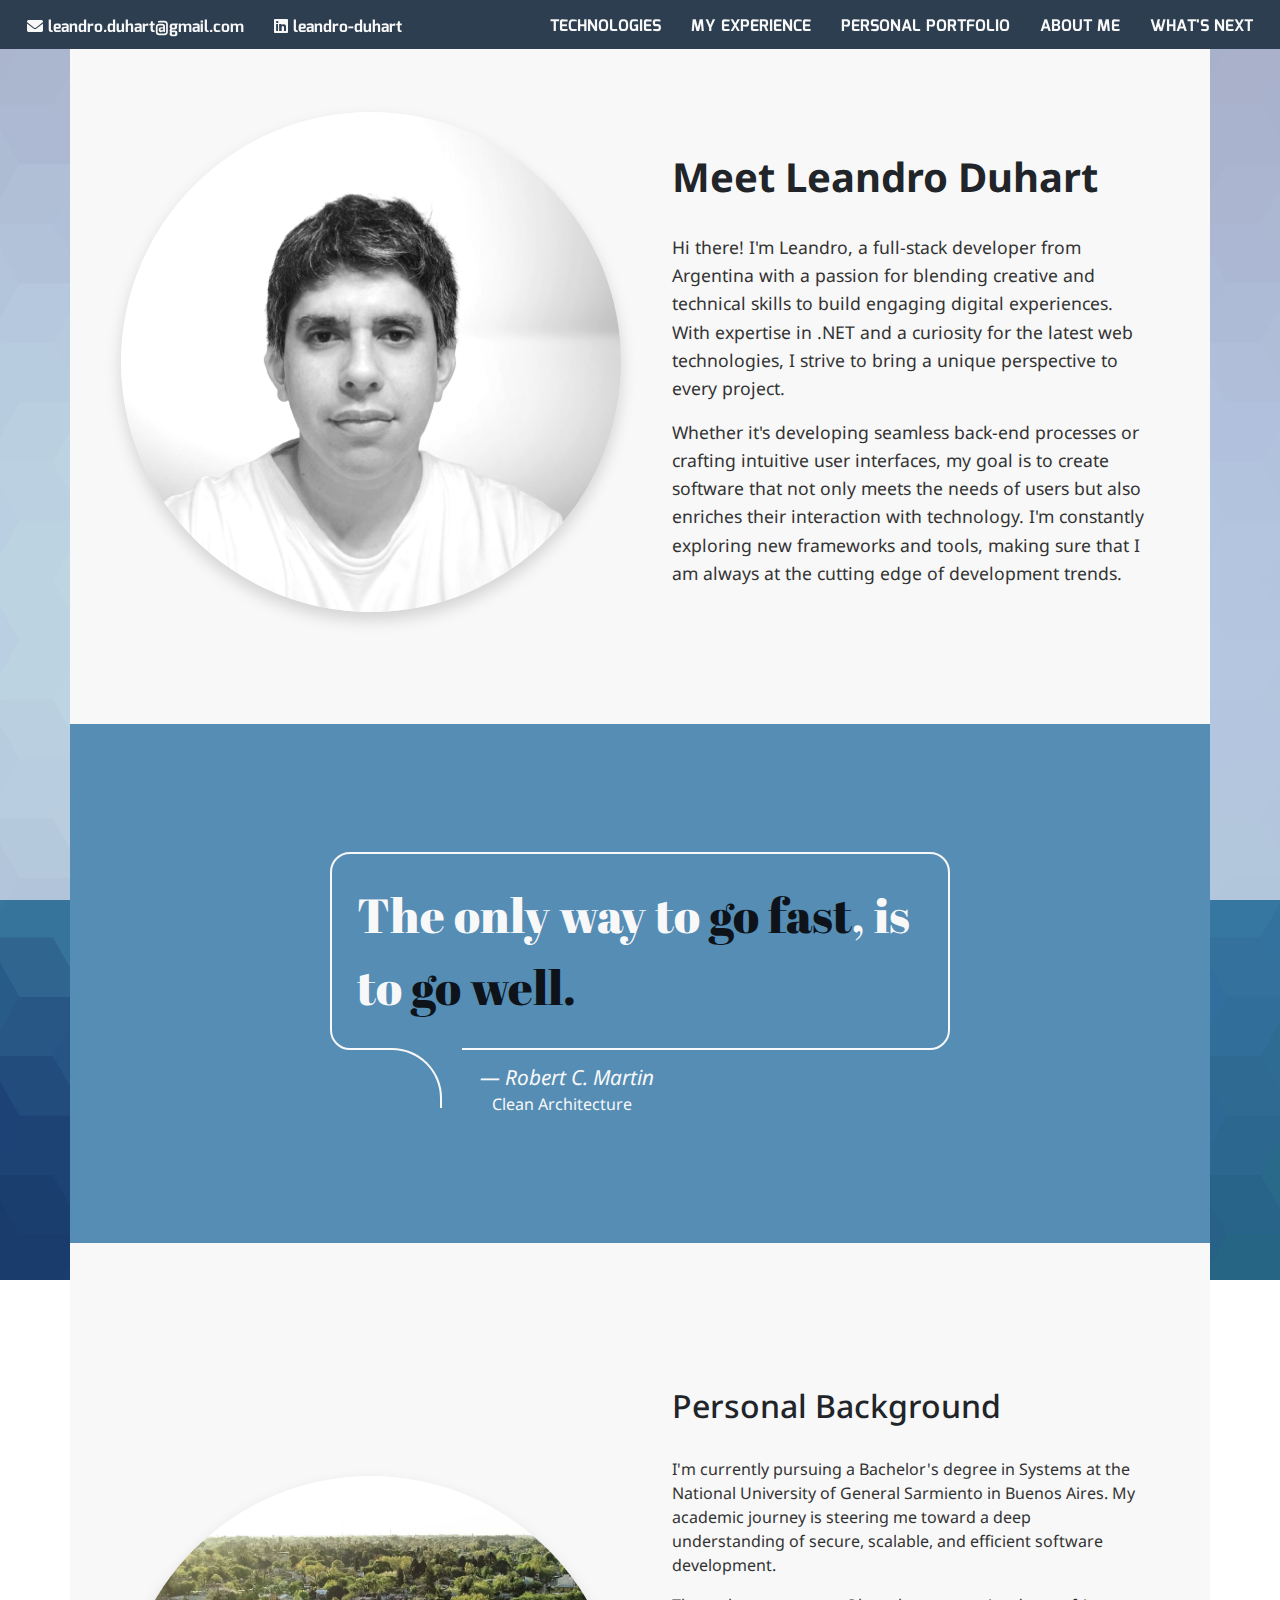
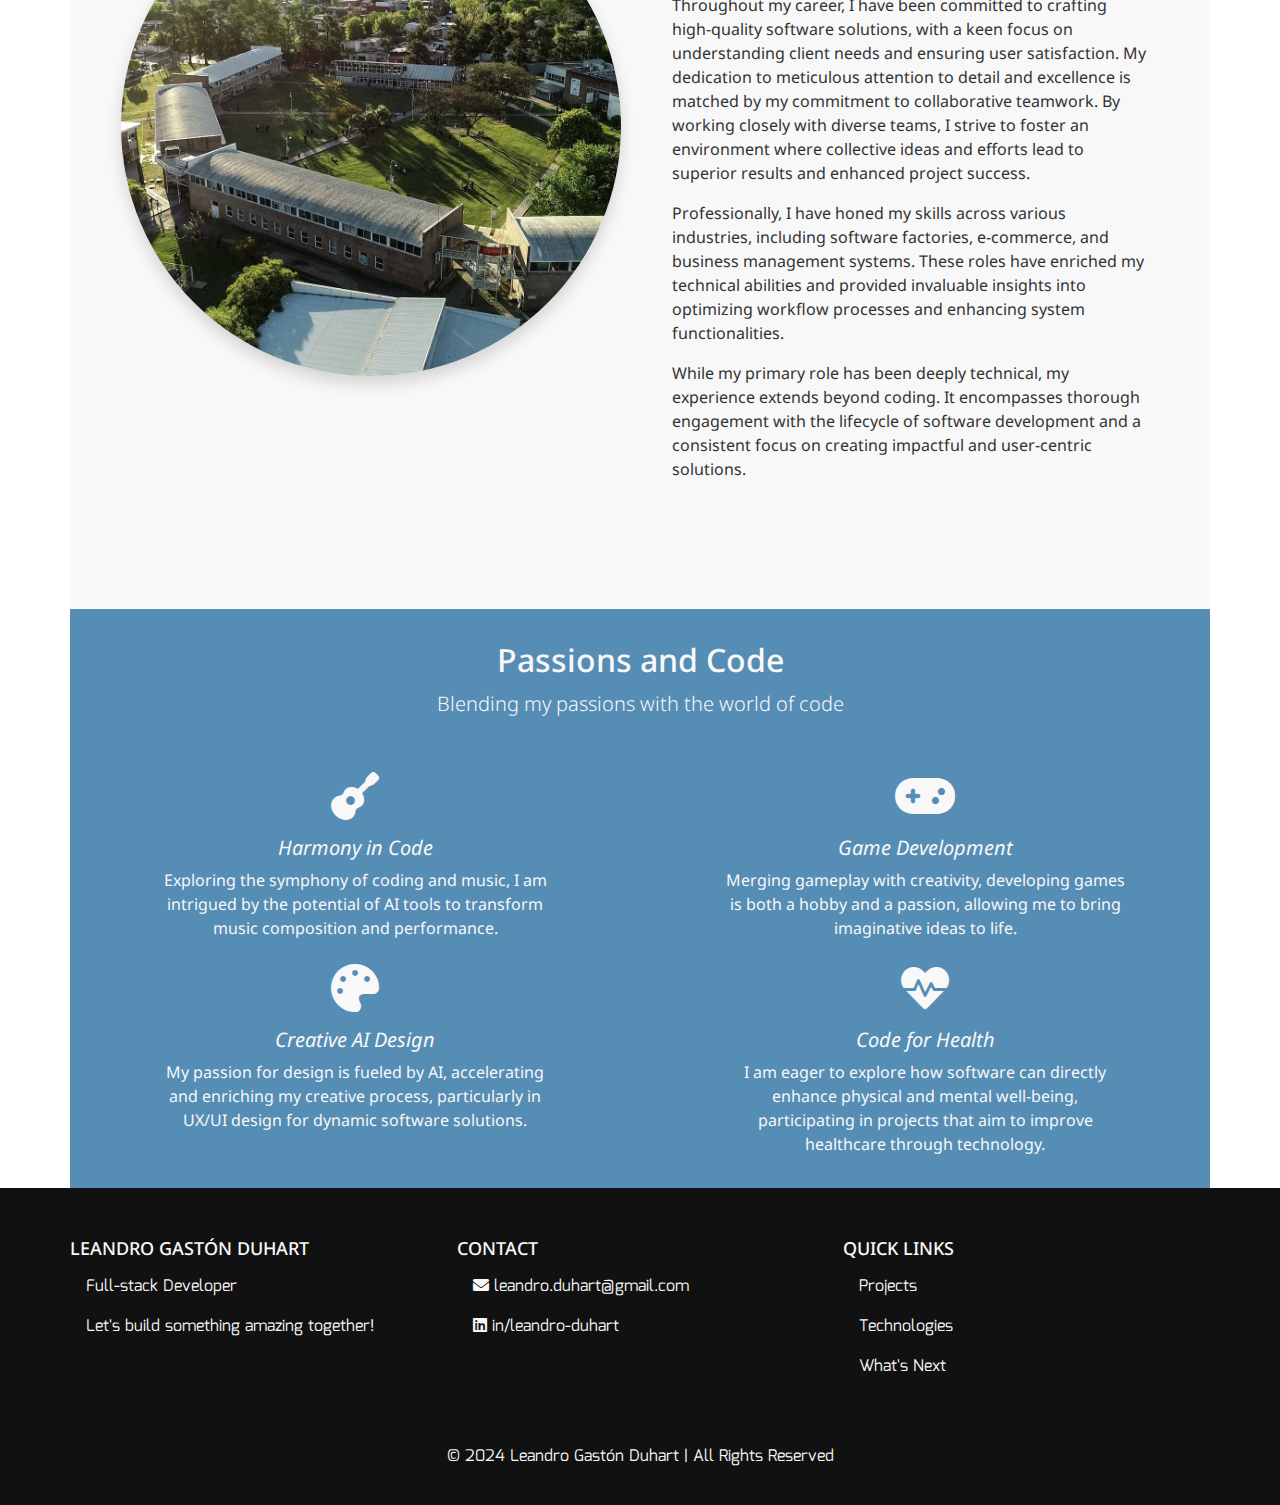
<file: about-me.html>
<!DOCTYPE html>
<html lang="en">

<head>
    <meta charset="utf-8">
    <title>About Me - Leandro Duhart</title>
    <meta name="viewport" content="width=device-width, initial-scale=1">

    <!-- Fontawesome -->
    <link rel="stylesheet" href="https://cdnjs.cloudflare.com/ajax/libs/font-awesome/6.0.0-beta3/css/all.min.css">

    <!-- Bootstrap 5.3 -->
    <link href="https://cdn.jsdelivr.net/npm/bootstrap@5.3.3/dist/css/bootstrap.min.css" rel="stylesheet"
        integrity="sha384-QWTKZyjpPEjISv5WaRU9OFeRpok6YctnYmDr5pNlyT2bRjXh0JMhjY6hW+ALEwIH" crossorigin="anonymous">

    <!-- Styles -->
    <link rel="stylesheet" type="text/css" href="content/styles/variables.css">
    <link rel="stylesheet" type="text/css" href="content/styles/global.css">
    <link rel="stylesheet" type="text/css" href="content/styles/navbar.css">
    <link rel="stylesheet" type="text/css" href="content/styles/footer.css">
    <link rel="stylesheet" type="text/css" href="content/styles/about.css">

    <!-- Fonts -->
    <link rel="preconnect" href="https://fonts.googleapis.com">
    <link rel="preconnect" href="https://fonts.gstatic.com" crossorigin>
    <!-- Mina -->
    <link
        href="https://fonts.googleapis.com/css2?family=Mina:wght@400;700&family=Ubuntu:ital,wght@0,300;0,400;0,500;0,700;1,300;1,400;1,500;1,700&display=swap"
        rel="stylesheet">
    <!-- Noto Sans -->
    <link
        href="https://fonts.googleapis.com/css2?family=Noto+Sans:ital,wdth,wght@0,62.5..100,100..900;1,62.5..100,100..900&display=swap"
        rel="stylesheet">
    <!-- AbrilFatface-->
    <link href="https://fonts.googleapis.com/css2?family=Abril+Fatface&display=swap" rel="stylesheet">
</head>

<body>
    <nav id="navbar" class="navbar navbar-expand-xl fixed-top">
        <div class="container-fluid">
            <!-- Personal brand (mobile only) -->
            <a class="navbar-brand d-xl-none" href="#">&gt; dev/lduhart</a>
            <!-- left links - Only desk -->
            <div class="navbar-left d-none d-xl-flex align-items-center">
                <ul class="navbar-nav flex-row">
                    <li class="nav-item">
                        <a href="mailto:leandro.duhart@gmail.com" class="nav-link">
                            <i class="fas fa-envelope email-icon"></i> leandro.duhart@gmail.com
                        </a>
                    </li>
                    <li class="nav-item">
                        <a href="https://www.linkedin.com/in/leandro-duhart/" target="_blank" class="nav-link">
                            <i class="fab fa-linkedin linkedin-icon"></i> leandro-duhart
                        </a>
                    </li>
                </ul>
            </div>

            <!-- Menu button -->
            <button class="navbar-toggler ms-auto" type="button" data-bs-toggle="collapse" data-bs-target="#navbarNav"
                aria-controls="navbarNav" aria-expanded="false" aria-label="Toggle navigation">
                <i class="fas fa-bars"></i>
            </button>

            <!-- Dropdown links -->
            <div class="collapse navbar-collapse" id="navbarNav">
                <ul class="navbar-nav right-items ms-auto">
                    <li class="nav-item">
                        <a href="#" class="nav-link">Technologies</a>
                    </li>
                    <li class="nav-item">
                        <a href="#" class="nav-link">My experience</a>
                    </li>
                    <li class="nav-item">
                        <a href="#" class="nav-link">Personal portfolio</a>
                    </li>
                    <li class="nav-item">
                        <a href="./aboutme.html" class="nav-link">About me</a>
                    </li>
                    <li class="nav-item">
                        <a href="#" class="nav-link">What's next</a>
                    </li>
                </ul>

                <!-- Divisor -->
                <hr class="d-xl-none text-white">

                <!-- Mobile contact items -->
                <ul class="navbar-nav contact-links d-xl-none">
                    <li class="nav-item">
                        <a href="mailto:leandro.duhart@gmail.com" class="nav-link">
                            <i class="fas fa-envelope email-icon"></i> leandro.duhart@gmail.com
                        </a>
                    </li>
                    <li class="nav-item">
                        <a href="https://www.linkedin.com/in/leandro-duhart/" target="_blank" class="nav-link">
                            <i class="fab fa-linkedin linkedin-icon"></i> leandro-duhart
                        </a>
                    </li>
                </ul>
            </div>
        </div>
    </nav>

    <section id="header" class="container">
        <div class="row align-items-center">
            <div class="col-md-12 col-lg-12 col-xl-6 image">
                <img src="./content/images/my-pic.png" alt="Leandro Duhart Profile Picture" class="shadow circular--square">
            </div>
            <div class="col-md-12 col-lg-12 col-xl-6 text-content">
                <h1 class="mt-4 mt-xl-0">Meet Leandro Duhart</h1>
                <p>
                    Hi there! I'm Leandro, a full-stack developer from Argentina with a passion for blending creative
                    and technical skills to build engaging digital experiences. With expertise in .NET and a curiosity
                    for the latest web technologies, I strive to bring a unique perspective to every project.
                </p>
                <p>
                    Whether it's developing seamless back-end processes or crafting intuitive user interfaces, my goal
                    is to create software that not only meets the needs of users but also enriches their interaction
                    with technology. I'm constantly exploring new frameworks and tools, making sure that I am always at
                    the cutting edge of development trends.
                </p>
            </div>
        </div>
    </section>

    <section id="quote" class="container">
        <div class="quote-elements">
            <h1>
                The only way to <span class="highlight">go fast</span>, is to <span class="highlight">go
                    well.</span>
            </h1>
            <h4 class="author">&mdash; Robert C. Martin<br><em class="book">Clean Architecture</em></h4>
        </div>
    </section>

    <section class="container default">
        <div class="row align-items-center">
            <div class="col-md-12 col-lg-12 col-xl-6 image">
                <img src="./content/images/UNGS.jpg" alt="Alma matter" class="shadow circular--square">
            </div>
            <div class="col-md-12 col-lg-12 col-xl-6 text-content">
                <h2 class="mt-4 mt-xl-0">Personal Background</h2>
                <p>
                    I'm currently pursuing a Bachelor's degree in Systems at the National University of General
                    Sarmiento in Buenos Aires. My academic journey is steering me toward a deep understanding of secure,
                    scalable, and efficient software development.
                </p>
                <p>
                    Throughout my career, I have been committed to crafting high-quality software solutions, with a keen
                    focus on understanding client needs and ensuring user satisfaction. My dedication to meticulous
                    attention to detail and excellence is matched by my commitment to collaborative teamwork. By working
                    closely with diverse teams, I strive to foster an environment where collective ideas and efforts
                    lead to superior results and enhanced project success.
                </p>
                <p>
                    Professionally, I have honed my skills across various industries, including software factories,
                    e-commerce, and business management systems. These roles have enriched my technical abilities and
                    provided invaluable insights into optimizing workflow processes and enhancing system
                    functionalities.
                </p>
                <p>
                    While my primary role has been deeply technical, my experience extends beyond coding. It encompasses
                    thorough engagement with the lifecycle of software development and a consistent focus on creating
                    impactful and user-centric solutions.
                </p>
            </div>
        </div>
    </section>

    <section id="hightlighted" class="container">
        <div class="row">
            <div class="col-12 header-section">
                <h2>Passions and Code</h2>
                <h3 class="lead">
                    Blending my passions with the world of code
                </h3>
            </div>
        </div>
        <div class="row">
            <div class="col-lg-6 col-md-6 mt-4 activity-description">
                <i class="fas fa-guitar fa-3x mb-3"></i>
                <h4>Harmony in Code</h4>
                <p>
                    Exploring the symphony of coding and music, I am intrigued by the potential of AI tools to transform
                    music composition and performance.
                </p>
            </div>
            <div class="col-lg-6 col-md-6 mt-4 activity-description">
                <i class="fas fa-gamepad fa-3x mb-3"></i>
                <h4>Game Development</h4>
                <p>
                    Merging gameplay with creativity, developing games is both a hobby and a passion, allowing me to
                    bring imaginative ideas to life.
                </p>
            </div>
            <div class="col-lg-6 col-md-6 mt-4 activity-description">
                <i class="fas fa-palette fa-3x mb-3"></i>
                <h4>Creative AI Design</h4>
                <p>
                    My passion for design is fueled by AI, accelerating and enriching my creative process, particularly
                    in UX/UI design for dynamic software solutions.
                </p>
            </div>
            <div class="col-lg-6 col-md-6 mt-4 activity-description">
                <i class="fas fa-heartbeat fa-3x mb-3"></i>
                <h4>Code for Health</h4>
                <p>
                    I am eager to explore how software can directly enhance physical and mental well-being,
                    participating in projects that aim to improve healthcare through technology.
                </p>
            </div>
        </div>
    </section>

    <footer>
        <div class="footer-content">
            <div class="footer-section about">
                <h3>Leandro Gastón Duhart</h3>
                <p>Full-stack Developer</p>
                <p>Let's build something amazing together!</p>
            </div>
            <div class="footer-section contact">
                <h3>Contact</h3>
                <p>
                    <a href="mailto:leandro.duhart@gmail.com">
                        <i class="fas fa-envelope email-icon"></i> leandro.duhart@gmail.com
                    </a>
                </p>
                <p>
                    <a href="https://www.linkedin.com/in/leandro-duhart/" target="_blank">
                        <i class="fab fa-linkedin linkedin-icon"></i> in/leandro-duhart
                    </a>
                </p>
            </div>
            <div class="footer-section links">
                <h3>Quick Links</h3>
                <ul>
                    <li>
                        <p>
                            <a href="#projects">Projects</a>
                        </p>
                    </li>
                    <li>
                        <p>
                            <a href="#stack">Technologies</a>
                        </p>
                    </li>
                    <li>
                        <p>
                            <a href="#whats-next">What's Next</a>
                        </p>
                    </li>
                </ul>
            </div>
        </div>
        <div class="footer-bottom">
            <p>&copy; 2024 Leandro Gastón Duhart | All Rights Reserved</p>
        </div>
    </footer>

    <!-- Scripts -->
    <script src="https://cdn.jsdelivr.net/npm/@popperjs/core@2.11.8/dist/umd/popper.min.js"
        integrity="sha384-I7E8VVD/ismYTF4hNIPjVp/Zjvgyol6VFvRkX/vR+Vc4jQkC+hVqc2pM8ODewa9r"
        crossorigin="anonymous"></script>
    <script src="https://cdn.jsdelivr.net/npm/bootstrap@5.3.3/dist/js/bootstrap.min.js"
        integrity="sha384-0pUGZvbkm6XF6gxjEnlmuGrJXVbNuzT9qBBavbLwCsOGabYfZo0T0to5eqruptLy"
        crossorigin="anonymous"></script>
</body>

</html>
</file>
<file: content/styles/variables.css>
:root {
    --primary-color: #558db5;
    --secondary-color: #2ecc71;
    --text-color: #333;
    --font-size: 16px;
    --link-white-color: #f8f8f8;
    --link-hover-color: #3498db;

    /* Palette */
    --color-white: #f8f8f8;
    --color-blackblue: #111111;
    --color-grayblue: #2c3e50;
    --color-lightgray: #afafaf;
    --mask-light: rgba(231, 231, 243, 0.7);

    /* Fonts */ 
    --navbar-footer-font: 'Mina', sans-serif;
    --titles-font: "Noto Sans", sans-serif;
}
</file>
<file: content/styles/global.css>
@import '../styles/variables.css';

* {
    margin: 0;
    padding: 0;
}

h1, h2, h3, h4, h5 {
    font-family: var(--titles-font);
    margin: 0;
    padding: 0;
}

p{
    color: var(--text-color);
}

h2, h3 {
    padding-bottom: 2rem;
}

h4 {
    font-style: italic;
    font-weight: 400;
    font-size: 1.25rem;
    padding-bottom: 0.5rem;
}

body {
    background-image: url("../images/background.jpg");
    background-attachment: fixed;
    background-size: cover;
    background-repeat: no-repeat;
    position: relative;
    font-family: sans-serif;
}

section>h2 {
    text-align: center;
    font-size: 2.5em;
    margin: 0;
    padding: 6rem 1rem 4rem;
}

section>h4 {
    background: #1c1d2059;
    padding: 1rem;
    color: gray;
    text-align: center;
    display: flex;
    align-items: center;
    justify-content: center;
    margin: 0;
}

section h2.light-title {
    color: #f0f0f0;
    background-color: #80c3c333;
}

section h2.dark-title {
    color: #111013;
}

section .section-container {
    display: flex;
    flex-direction: row;
    align-items: stretch;
    justify-content: center;
    background: #f0fffb4f;
    padding: 5rem 0;
}
</file>
<file: content/styles/navbar.css>
@import '../styles/variables.css';

#navbar {
  z-index: 1000;
  font-family: var(--navbar-footer-font);
  color: var(--link-white-color);
  background-color: var(--color-grayblue);
  opacity: 0;
  transition: opacity 2s ease-in-out, transform 0.3s ease-in-out;
}

#navbar .nav-link {
  position: relative;
  padding: 10px 0 5px 0px;
  font-weight: bold;
  line-height: 1;
  background-clip: text;
  -webkit-background-clip: text;
  -webkit-text-fill-color: transparent;
  background-image: linear-gradient(to right, var(--link-hover-color), var(--link-hover-color) 50%, var(--link-white-color) 50%);
  background-size: 200% 100%;
  background-position: -100%;
  transition: background-position 0.3s ease-in-out;
}

#navbar .nav-link::before {
  content: '';
  position: absolute;
  bottom: -3px;
  left: 0;
  width: 0;
  height: 3px;
  background: var(--link-hover-color);
  transition: width 0.3s ease-in-out;
}

#navbar .nav-link:hover {
  background-position: 0%;
}

#navbar .nav-link:hover::before {
  width: 100%;
}

#navbar .right-items {
  text-transform: uppercase;
}

#navbar .navbar-brand {
  font-family: var(--navbar-footer-font);
  color: var(--color-lightgray);
  margin-right: auto;
  letter-spacing: 0.05rem;
  padding: 5px 0 0 5px;
}

.navbar-toggler {
  border-color: var(--link-white-color);
}

.navbar-toggler .fas {
  color: var(--link-white-color);
  font-size: 1.5rem;
}

.navbar-collapse hr {
  margin: 1rem 0;
  border-color: var(--link-white-color);
}

@media (max-width: 1199px) {
  .navbar-nav.right-items .nav-item,
  .contact-links .nav-item {
    text-align: center;
  }

  .navbar-nav.right-items .nav-link,
  .contact-links .nav-link {
    display: inline-block;
  }

  .navbar-nav.right-items .nav-item+.nav-item,
  .contact-links .nav-item+.nav-item {
    margin-top: 10px;
  }

  #navbar .nav-link::before {
    left: 50%;
    transform: translateX(-50%);
  }
}

@media (min-width: 1200px) {
  #navbar .nav-item {
    margin: 0 15px;
  }
}
</file>
<file: content/styles/footer.css>
@import '../styles/variables.css';

footer h2,
footer h3 {
    padding: 0;
}

footer {
    background-color: var(--color-blackblue);
    color: var(--link-white-color);
    padding: 20px 0;
    font-family: 'Mina', sans-serif;
}

.footer-content {
    display: flex;
    flex-wrap: wrap;
    justify-content: space-between;
    max-width: 1200px;
    margin: 0 auto;
    padding: 20px;
}

.footer-section {
    flex: 1;
    min-width: 250px;
    margin: 10px;
}

.footer-section h3 {
    font-size: 18px;
    margin-bottom: 1rem;
    text-transform: uppercase;
}

.footer-section p,
.footer-section a,
.footer-bottom p {
    text-decoration: none;
    color: var(--link-white-color);
}

.footer-section a:hover {
    color: var(--link-hover-color);
}

.footer-section ul {
    list-style: none;
    padding: 0;
}

.footer-section ul li {
    margin-bottom: 10px;
}

.footer-bottom {
    text-align: center;
    margin-top: 20px;
}

footer p {
    margin: 1rem;
}
</file>
<file: content/styles/about.css>
@import '../styles/variables.css';

.row, .row > * {
    margin: 0;
    padding: 0;
}

body {
    background-image: url("../images/background.jpg");
    background-attachment: fixed;
    background-size: cover;
    background-repeat: no-repeat;
    font-family: var(--titles-font);
    position: relative;
}

body::before {
    content: '';
    position: fixed;
    top: 0;
    left: 0;
    width: 100%;
    height: 100%;
    background-color: var(--mask-light);
    z-index: -1;
}

#navbar {
    opacity: 1;
}

#header,
section.default,
#values-philosophy {
    background-color: var(--color-white);
    padding: 7rem 2rem;
}

.circular--square {
    border-top-left-radius: 50% 50%;
    border-top-right-radius: 50% 50%;
    border-bottom-right-radius: 50% 50%;
    border-bottom-left-radius: 50% 50%;
}

.image {
    display: flex;
    justify-content: center;
    align-items: center;
}

.image img {
    width: 500px;
    height: 500px;
    object-fit: cover;
}




.container .text-content {
    padding: 0 2rem;
}

#header .text-content p{
    font-size: 1.1rem;
    line-height: 1.6;
    color: var(--text-color);
}

#quote.container {
    padding: 8rem 2rem;
    background-color: var(--primary-color);
}



section#header h1 {
    font-weight: bold;
    padding: 2rem 0;
}

section.default .text-content > h2 {
    padding: 2rem 0;
}

section#hightlighted {
    background-color: var(--primary-color);
    color: var(--color-white);
    padding: 2rem 0;
    text-align: center;
}

section#hightlighted h2 {
    padding-bottom: 0.75rem;
}

section#hightlighted .activity-description {
    padding: 0 1rem;
}

section#hightlighted .header-section {
    padding: 0 2rem;
}

section#hightlighted .activity-description > h2,
section#hightlighted .activity-description > h4,
section#hightlighted .activity-description > p,
section#hightlighted .activity-description > i {
    max-width: 400px;
    margin: auto;
}

section#hightlighted i {
    margin-bottom: 15px;
}

section#hightlighted p {
    color: var(--color-white);
}

@media (max-width: 768px) {
    #header .col-md-6,
    #passions-code .col-md-3 {
        text-align: center;
        margin-bottom: 20px;
    }
}

@media (max-width: 576px){
    .text-content{
        text-align: center;
    }

    .image, .image img {
        width: 300px;
        height: 300px;
        margin: auto;
    }

}

.quote-elements {
    position: relative;
    max-width: 620px;
    margin: 0 auto;
}

.quote-elements h1 {
    font-family: 'Abril Fatface', sans-serif;
    position: relative;
    color: var(--color-white);
    font-size: 2.8rem;
    font-weight: normal;
    margin: 0;
    border: 2px solid var(--color-white);
    border-radius: 20px;
    padding: 25px;
    line-height: 1.5;
}

.quote-elements h1:after {
    content: "";
    position: absolute;
    border: 2px solid var(--color-white);
    border-radius: 0 50px 0 0;
    width: 60px;
    height: 60px;
    bottom: -60px;
    left: 50px;
    border-bottom: none;
    border-left: none;
    z-index: 3;
}

.quote-elements h1:before {
    content: "";
    position: absolute;
    width: 80px;
    border: 6px solid var(--primary-color);
    bottom: -3px;
    left: 50px;
}

.quote-elements .book {
    font-size: 16px;
    font-style: normal;
}

.quote-elements h4 {
    color: var(--color-white);
    font-size: 1.3rem;
    margin: 0 0 0 150px;
    padding: 15px 0 0 12px;
}

.quote-elements h4:first-letter {
    margin-left: -12px;
}

.quote-elements .highlight {
    color: #0e131a;
}

@media all and (min-width: 600px) {
    .quote-elements h1 {
        font-size: 3rem;        
    }
}
</file>
